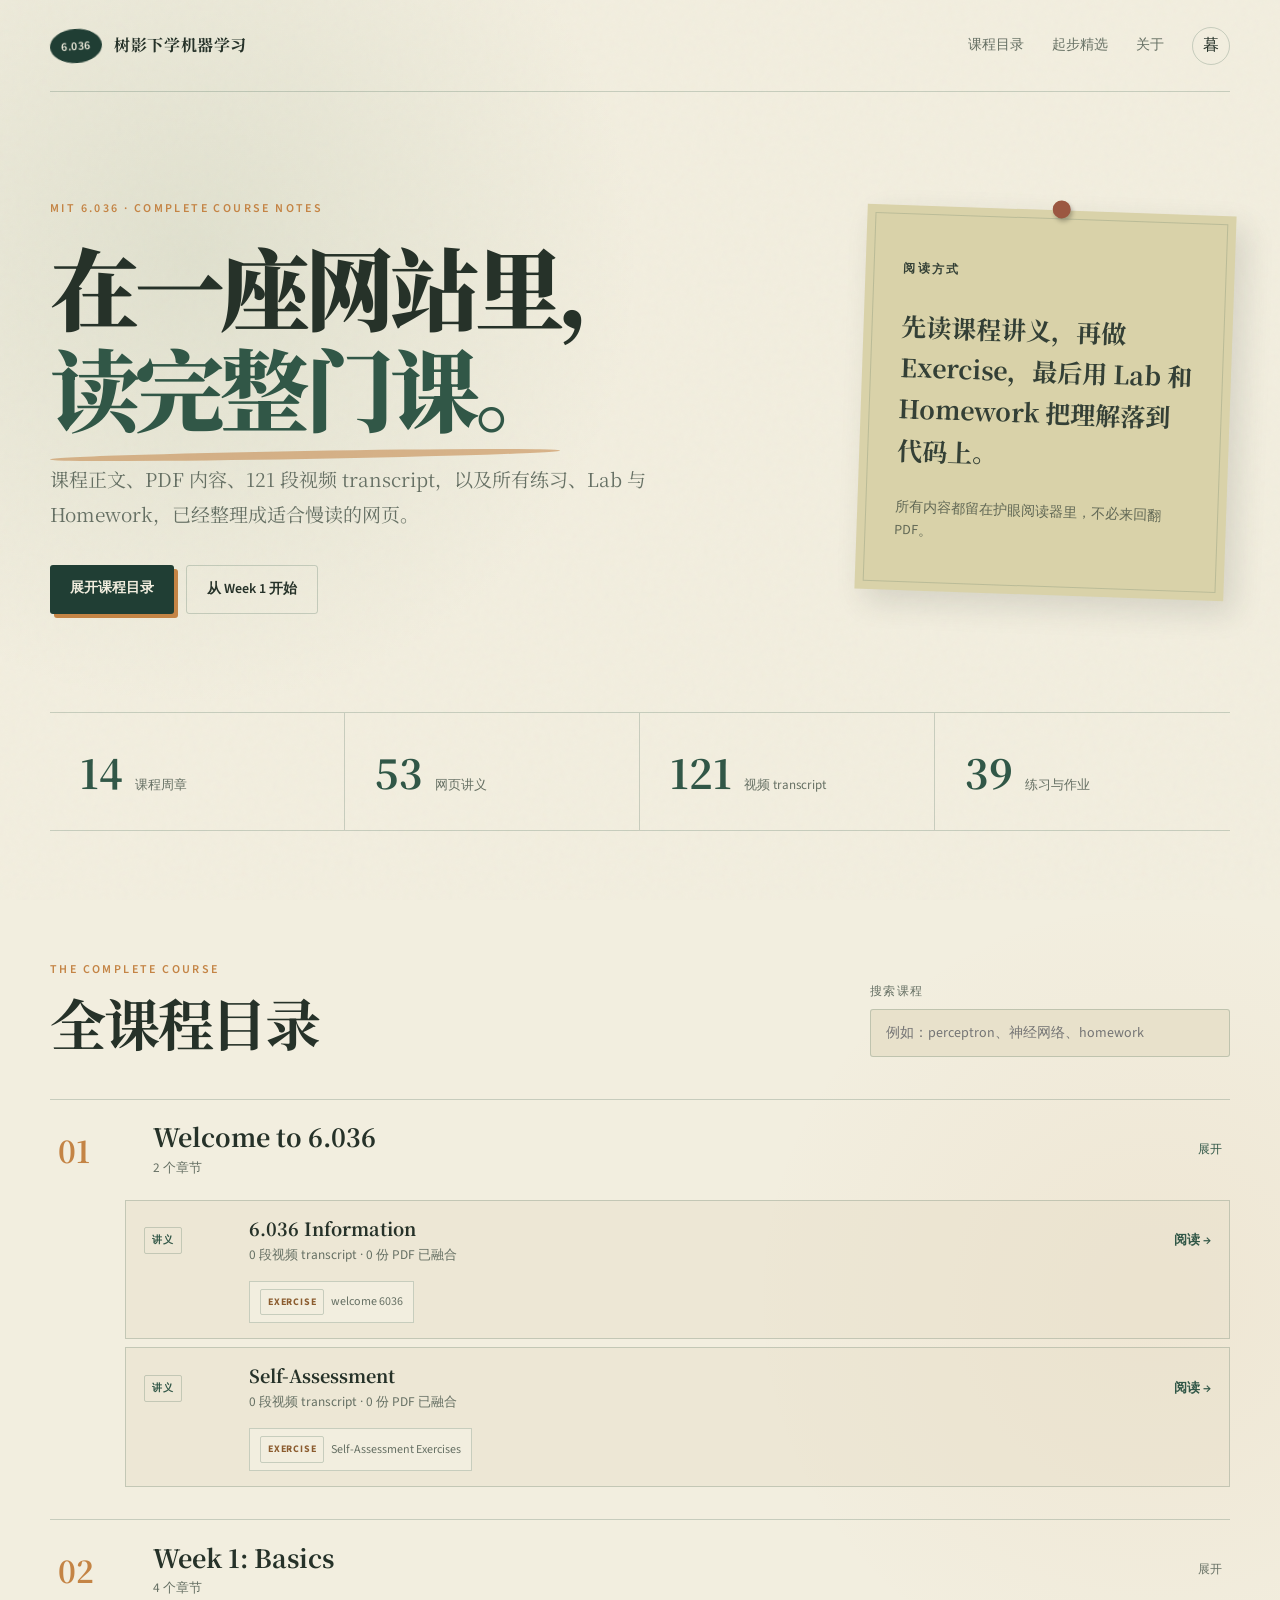
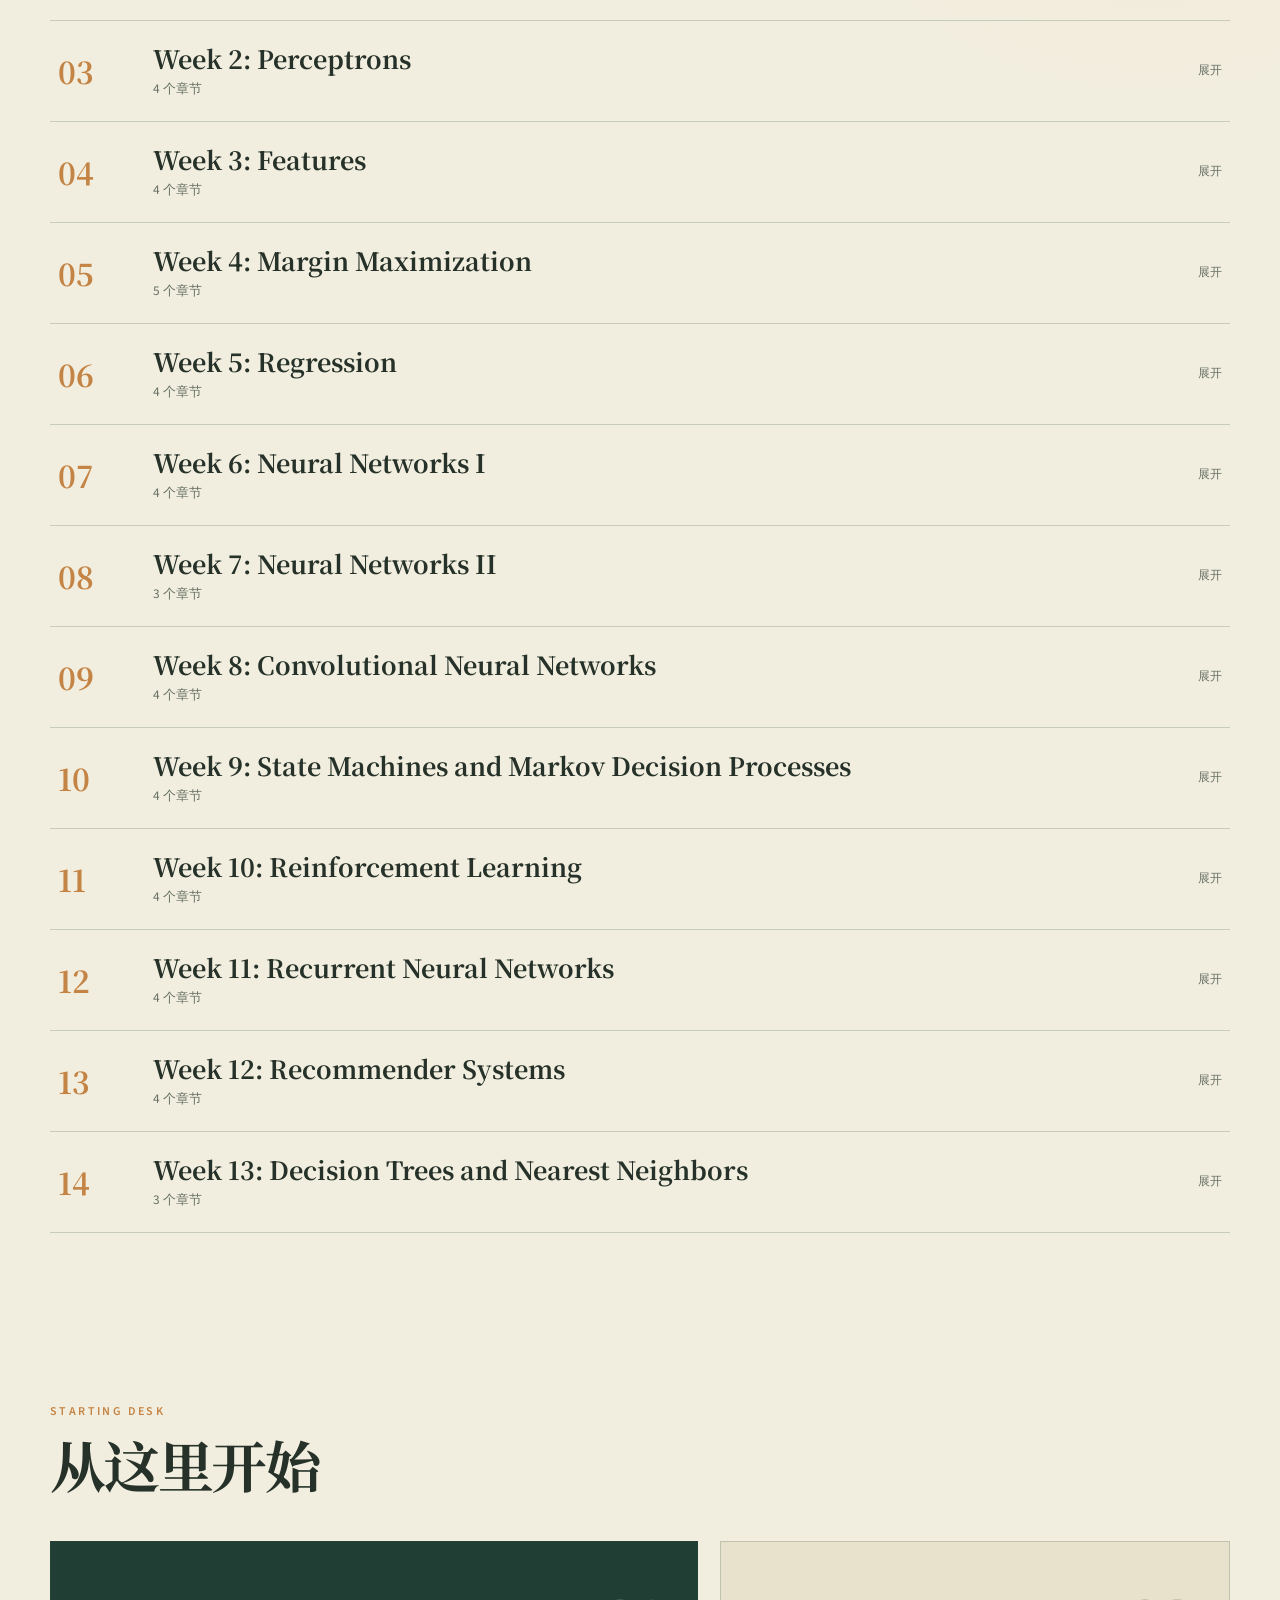
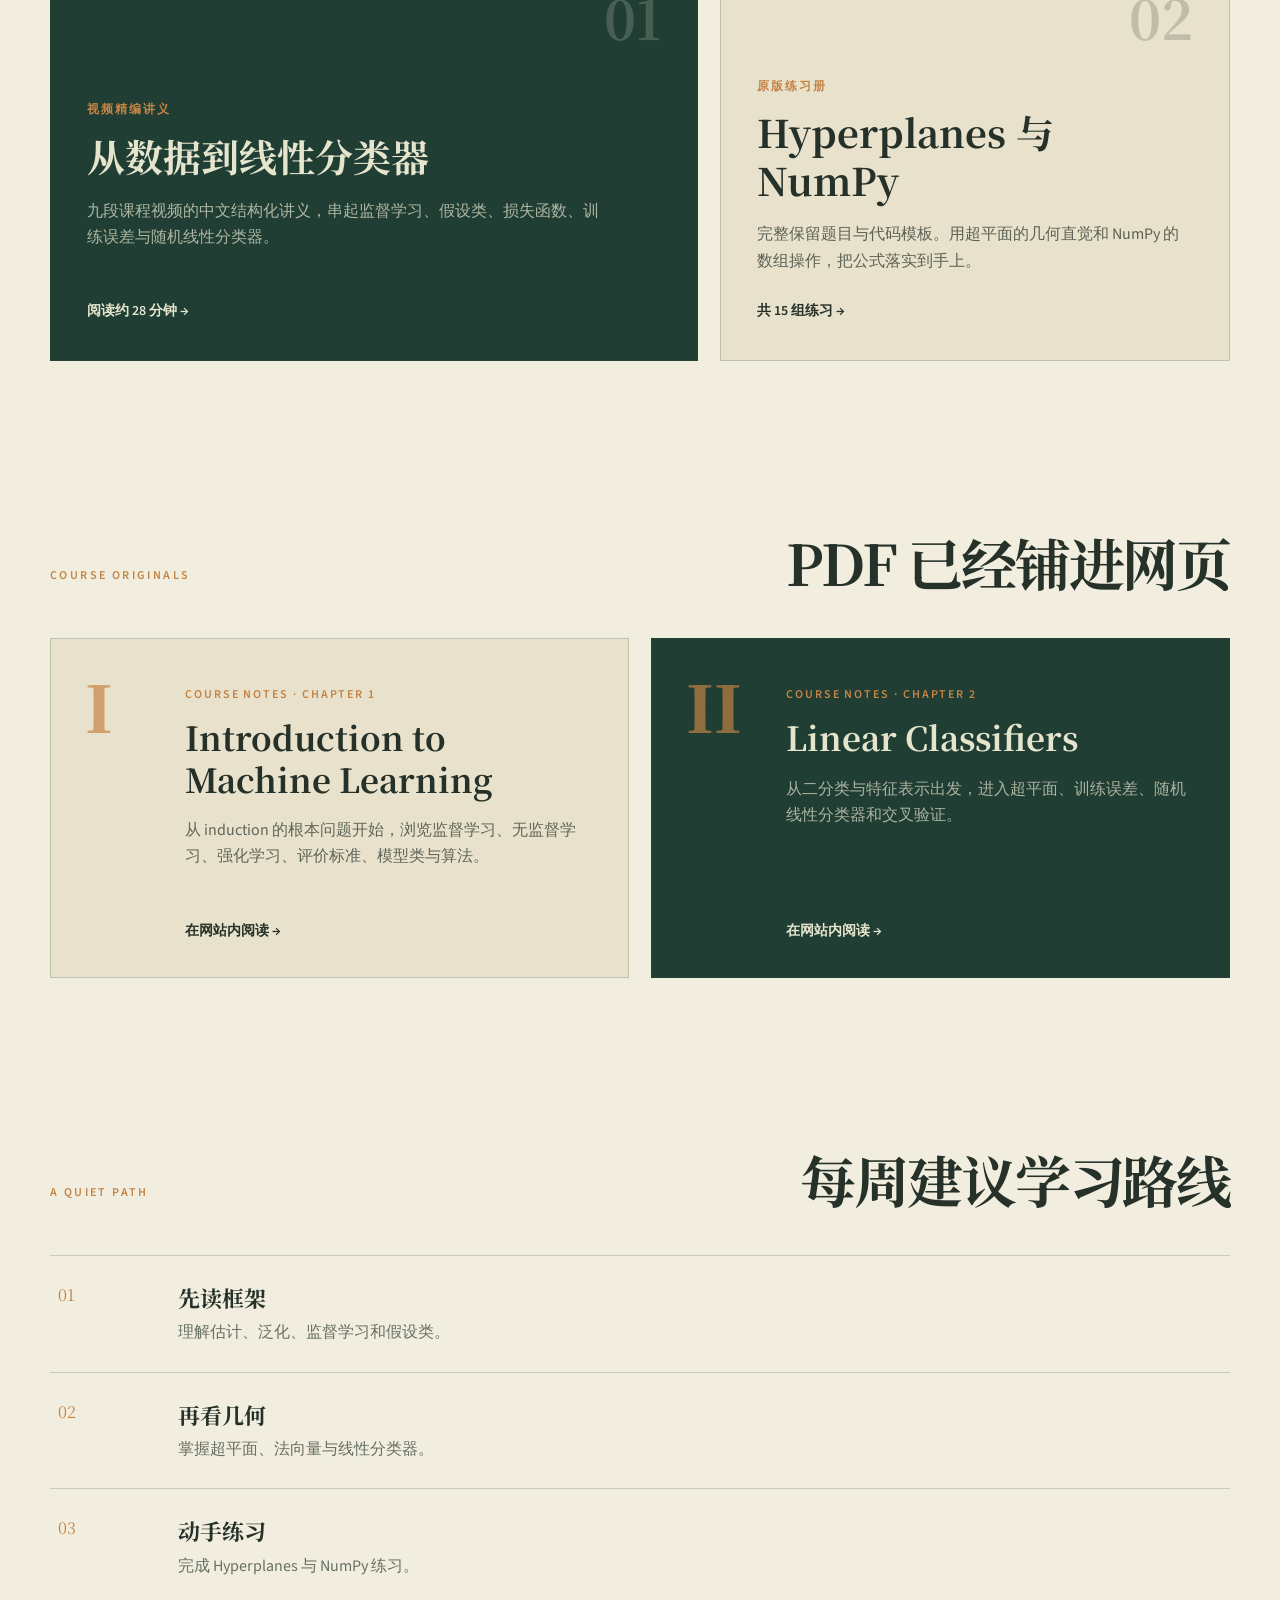
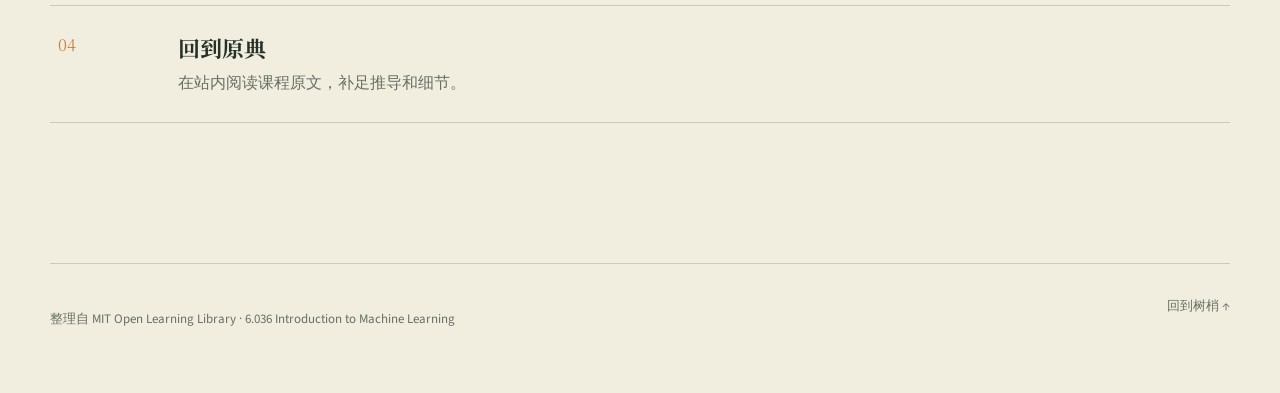
<file: index.html>
<!doctype html>
<html lang="zh-CN">
<head>
  <meta charset="utf-8">
  <meta name="viewport" content="width=device-width, initial-scale=1">
  <title>树影下学机器学习 · MIT 6.036</title>
  <meta http-equiv="refresh" content="0;url=week1-blog/">
  <style>
    body {
      font-family: -apple-system, BlinkMacSystemFont, "Segoe UI", Noto Sans SC, sans-serif;
      background: #0d0d0d;
      color: #b0b0b0;
      display: flex;
      align-items: center;
      justify-content: center;
      height: 100vh;
      margin: 0;
      text-align: center;
    }
    a { color: #b0b0b0; }
  </style>
</head>
<body>
  <div>
    <p><a href="week1-blog/">正在跳转到课程网站…</a></p>
  </div>
</body>
</html>
</file>
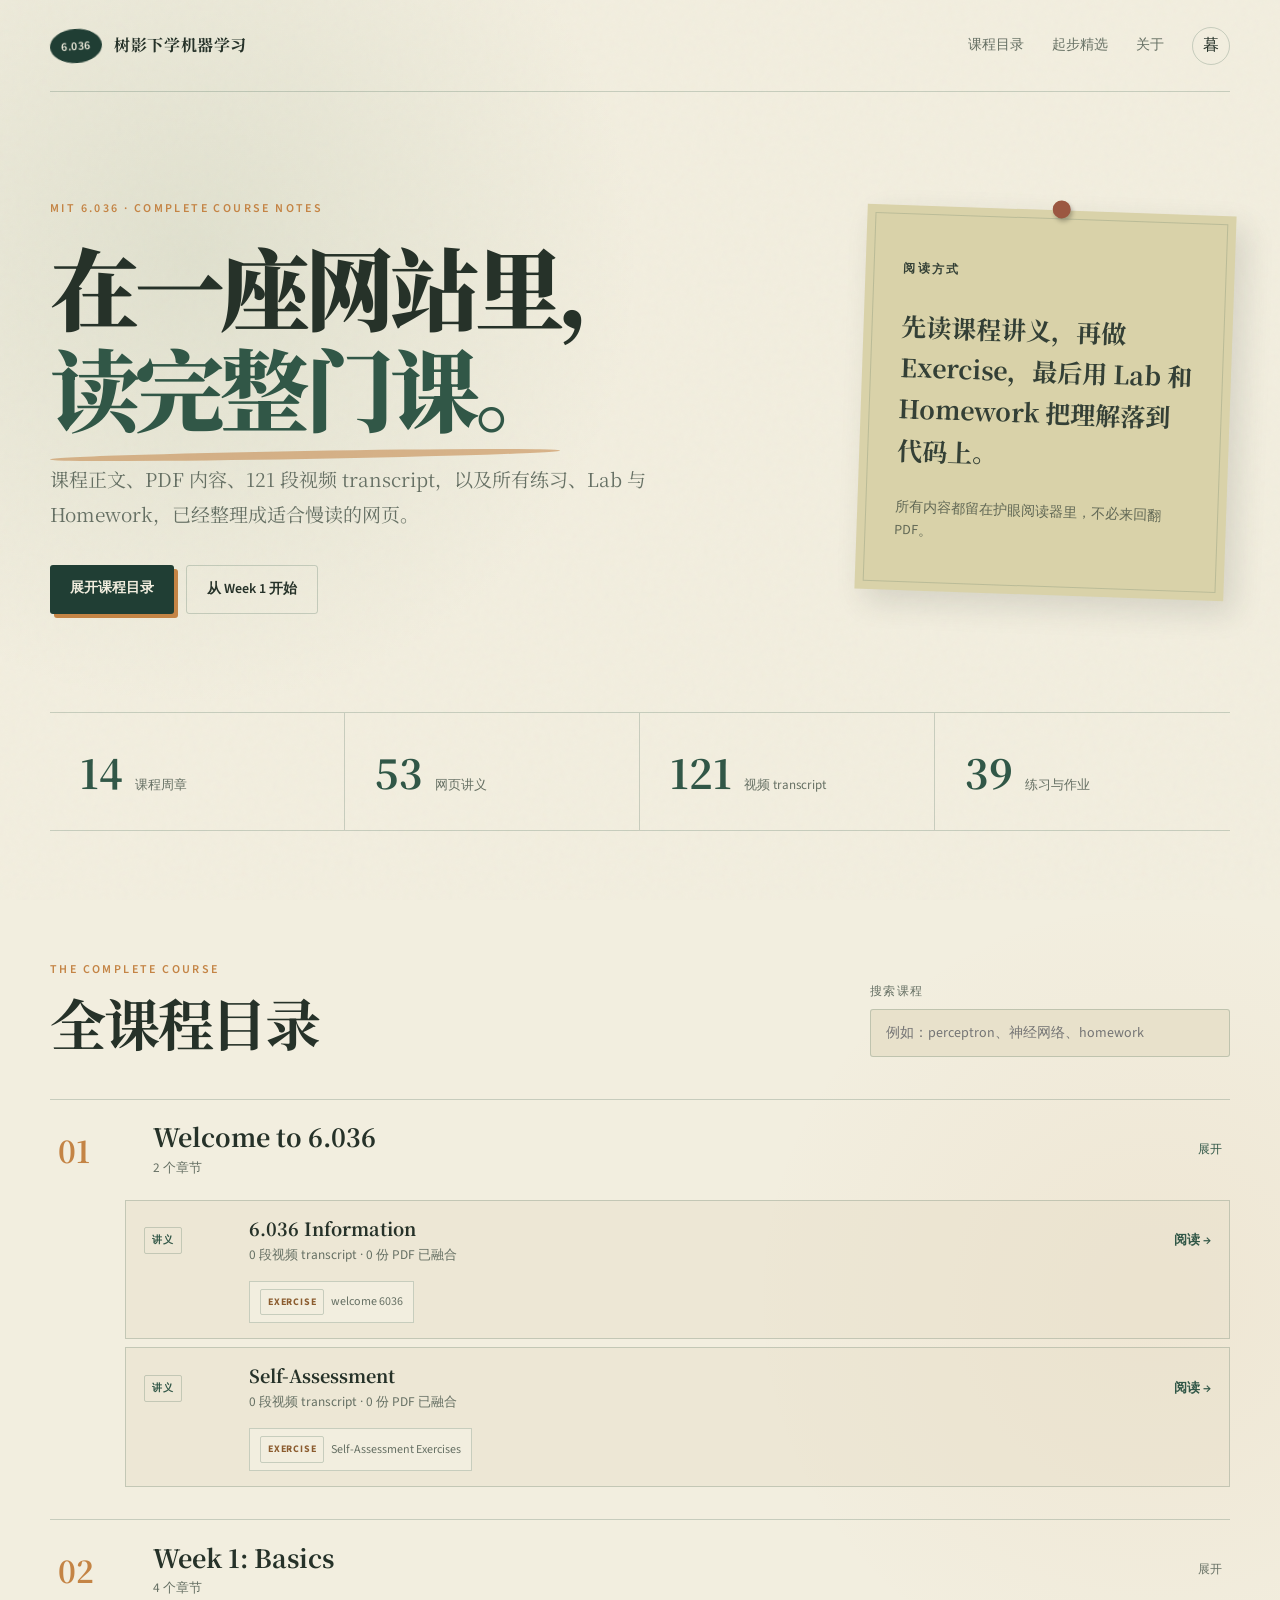
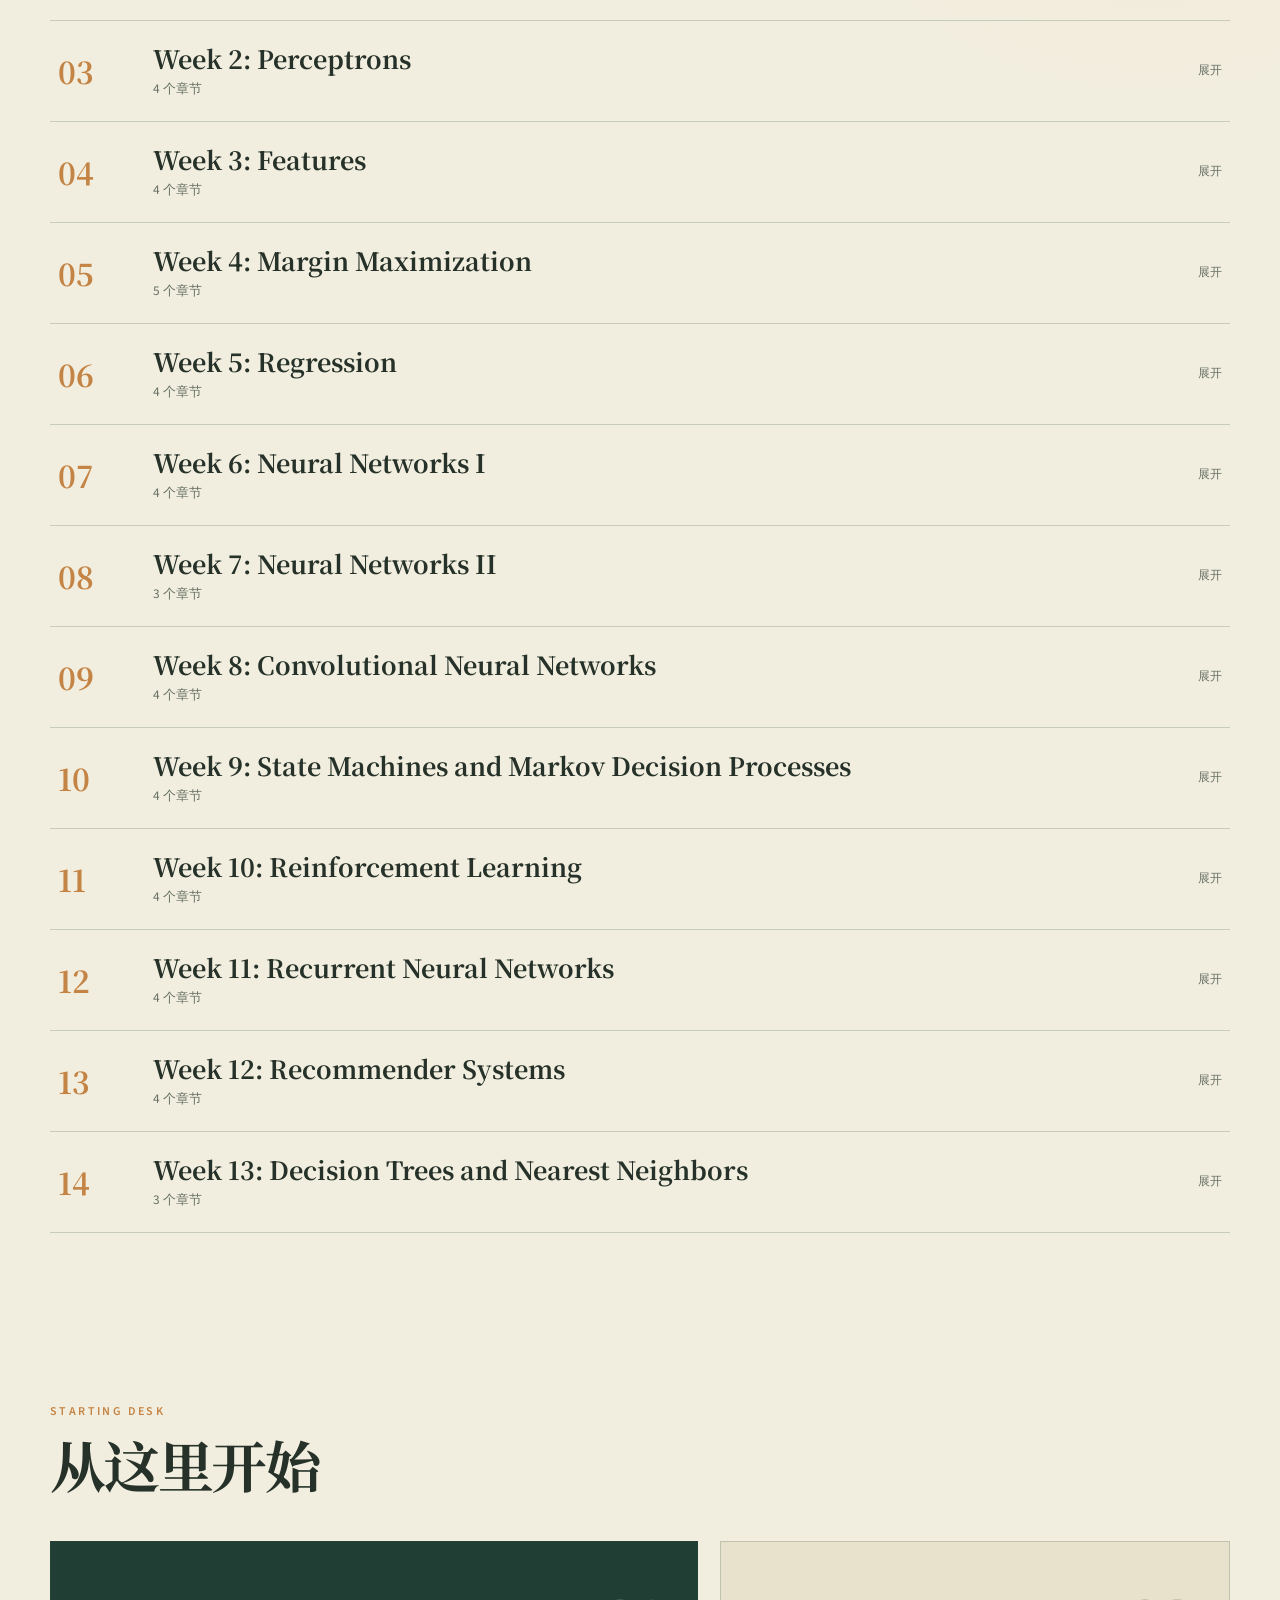
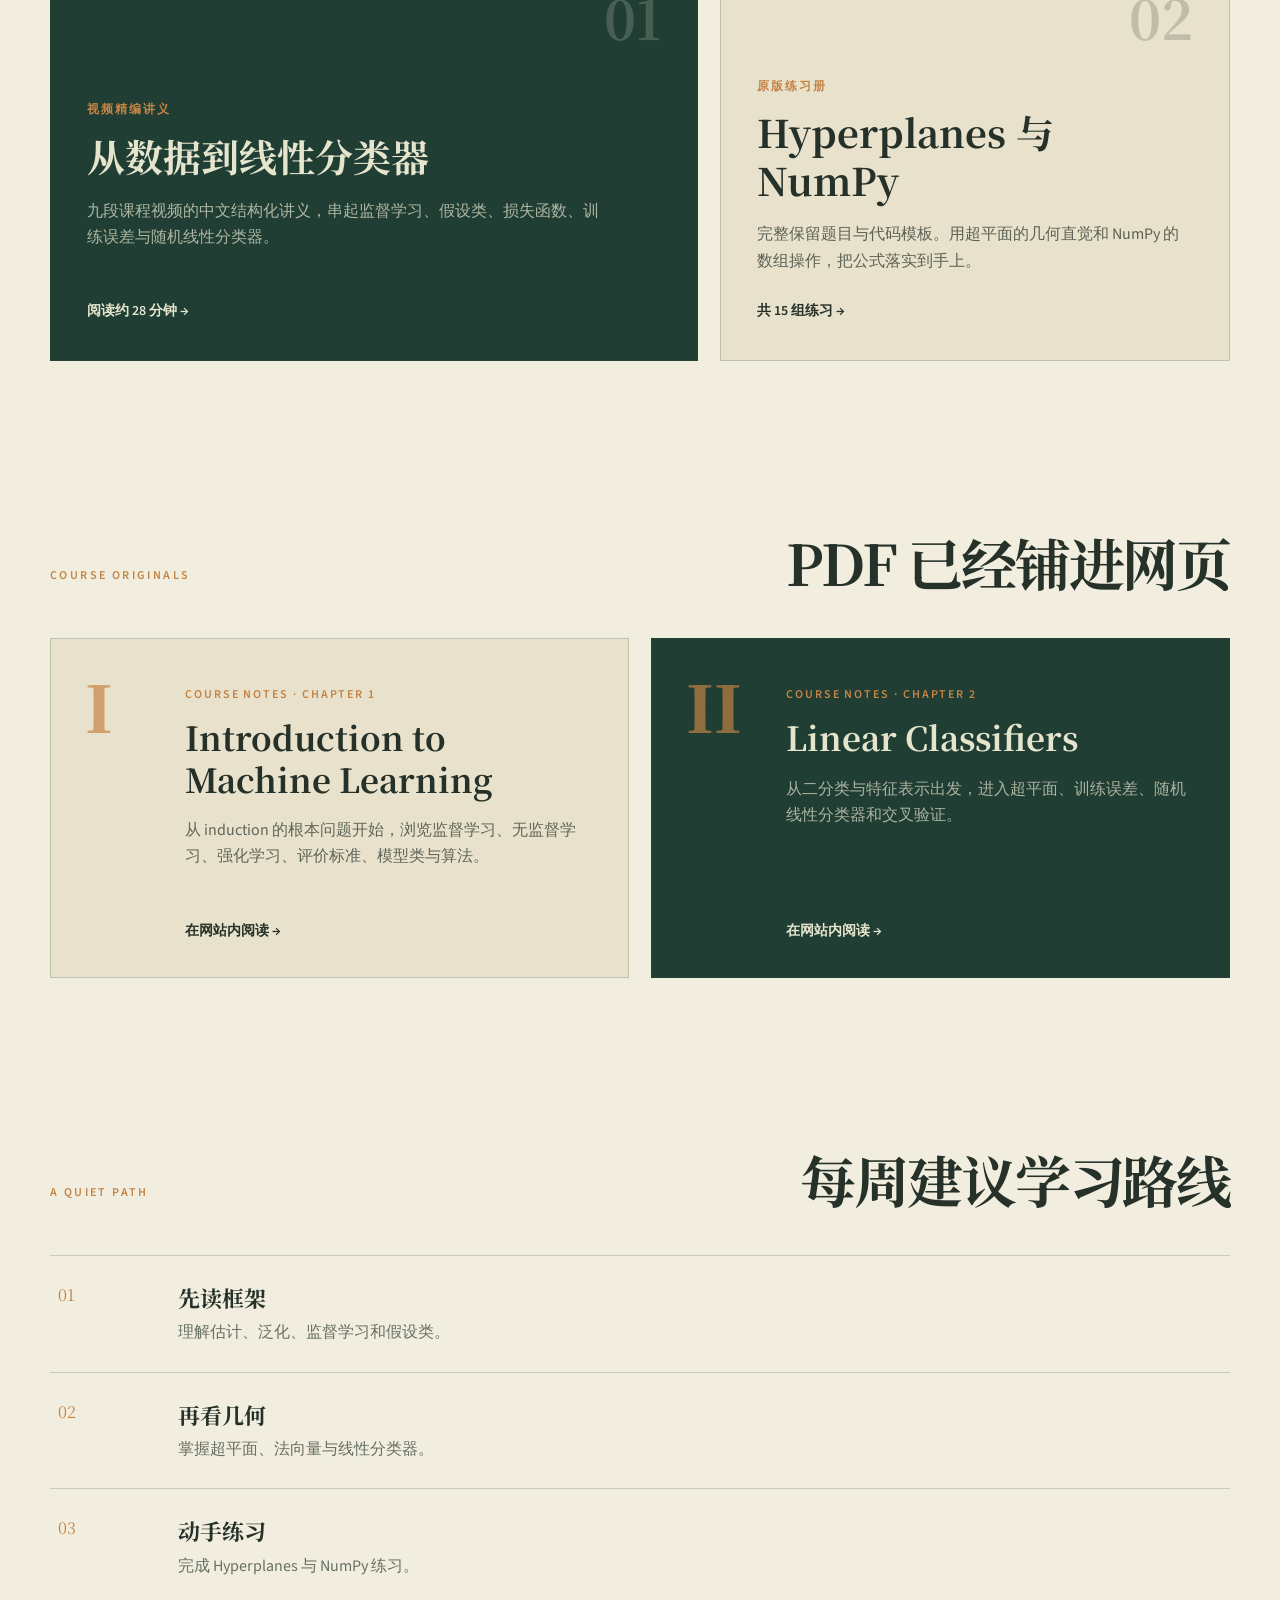
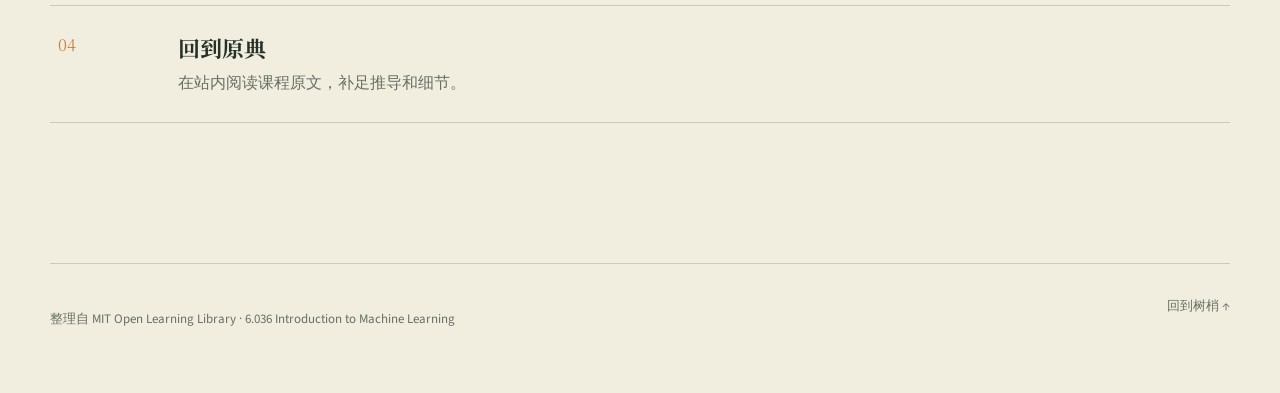
<file: week1-blog/index.html>
<!doctype html>
<html lang="zh-CN">
<head>
  <meta charset="utf-8">
  <meta name="viewport" content="width=device-width, initial-scale=1">
  <meta name="description" content="MIT 6.036 全课程网页讲义：课程正文、视频 transcript、练习、Lab 与 Homework。">
  <title>树影下学机器学习 · MIT 6.036 全课程</title>
  <link rel="stylesheet" href="styles.css">
</head>
<body>
  <div class="grain" aria-hidden="true"></div>
  <header class="site-header">
    <a class="brand" href="index.html">
      <span class="brand-mark">6.036</span>
      <span>树影下学机器学习</span>
    </a>
    <nav aria-label="主导航">
      <a href="#catalog">课程目录</a>
      <a href="#articles">起步精选</a>
      <a href="#about">关于</a>
    </nav>
    <button class="theme-toggle" type="button" aria-label="切换深色护眼模式">暮</button>
  </header>

  <main>
    <section class="hero">
      <div class="hero-copy">
        <p class="eyebrow">MIT 6.036 · COMPLETE COURSE NOTES</p>
        <h1>在一座网站里，<br><em>读完整门课。</em></h1>
        <p class="intro">课程正文、PDF 内容、121 段视频 transcript，以及所有练习、Lab 与 Homework，已经整理成适合慢读的网页。</p>
        <div class="hero-actions">
          <a class="button primary" href="#catalog">展开课程目录</a>
          <a class="button quiet" href="reader.html?article=week1-intro-ml">从 Week 1 开始</a>
        </div>
      </div>
      <aside class="hero-note">
        <span class="pin"></span>
        <p class="note-label">阅读方式</p>
        <blockquote>先读课程讲义，再做 Exercise，最后用 Lab 和 Homework 把理解落到代码上。</blockquote>
        <p class="note-answer">所有内容都留在护眼阅读器里，不必来回翻 PDF。</p>
      </aside>
    </section>

    <section class="stats" aria-label="课程内容统计">
      <div><strong id="stat-chapters">14</strong><span>课程周章</span></div>
      <div><strong id="stat-sections">53</strong><span>网页讲义</span></div>
      <div><strong id="stat-videos">121</strong><span>视频 transcript</span></div>
      <div><strong id="stat-activities">39</strong><span>练习与作业</span></div>
    </section>

    <section class="section catalog-section" id="catalog">
      <div class="section-heading">
        <div>
          <p class="eyebrow">THE COMPLETE COURSE</p>
          <h2>全课程目录</h2>
        </div>
        <label class="course-search">
          <span>搜索课程</span>
          <input id="course-search" type="search" placeholder="例如：perceptron、神经网络、homework">
        </label>
      </div>
      <div id="course-catalog" class="course-catalog" aria-live="polite">
        <p class="catalog-loading">正在展开课程目录…</p>
      </div>
    </section>

    <section class="section articles" id="articles">
      <div class="section-heading">
        <div>
          <p class="eyebrow">STARTING DESK</p>
          <h2>从这里开始</h2>
        </div>
      </div>
      <div class="article-grid">
        <a class="feature-card lecture-card" href="reader.html?article=lecture">
          <span class="card-index">01</span>
          <div>
            <p class="tag">视频精编讲义</p>
            <h3>从数据到线性分类器</h3>
            <p>九段课程视频的中文结构化讲义，串起监督学习、假设类、损失函数、训练误差与随机线性分类器。</p>
          </div>
          <span class="read-link">阅读约 28 分钟 →</span>
        </a>
        <a class="feature-card exercise-card" href="reader.html?article=exercises">
          <span class="card-index">02</span>
          <div>
            <p class="tag">原版练习册</p>
            <h3>Hyperplanes 与 NumPy</h3>
            <p>完整保留题目与代码模板。用超平面的几何直觉和 NumPy 的数组操作，把公式落实到手上。</p>
          </div>
          <span class="read-link">共 15 组练习 →</span>
        </a>
      </div>
    </section>

    <section class="section originals" id="about">
      <div class="section-heading">
        <p class="eyebrow">COURSE ORIGINALS</p>
        <h2>PDF 已经铺进网页</h2>
      </div>
      <div class="original-grid">
        <a class="original-card" href="reader.html?article=introduction">
          <span class="original-number">I</span>
          <div>
            <p class="tag">COURSE NOTES · CHAPTER 1</p>
            <h3>Introduction to Machine Learning</h3>
            <p>从 induction 的根本问题开始，浏览监督学习、无监督学习、强化学习、评价标准、模型类与算法。</p>
          </div>
          <span class="read-link">在网站内阅读 →</span>
        </a>
        <a class="original-card original-card-dark" href="reader.html?article=linear">
          <span class="original-number">II</span>
          <div>
            <p class="tag">COURSE NOTES · CHAPTER 2</p>
            <h3>Linear Classifiers</h3>
            <p>从二分类与特征表示出发，进入超平面、训练误差、随机线性分类器和交叉验证。</p>
          </div>
          <span class="read-link">在网站内阅读 →</span>
        </a>
      </div>
    </section>

    <section class="section path-section">
      <div class="section-heading">
        <p class="eyebrow">A QUIET PATH</p>
        <h2>每周建议学习路线</h2>
      </div>
      <ol class="learning-path">
        <li><span>01</span><div><strong>先读框架</strong><p>理解估计、泛化、监督学习和假设类。</p></div></li>
        <li><span>02</span><div><strong>再看几何</strong><p>掌握超平面、法向量与线性分类器。</p></div></li>
        <li><span>03</span><div><strong>动手练习</strong><p>完成 Hyperplanes 与 NumPy 练习。</p></div></li>
        <li><span>04</span><div><strong>回到原典</strong><p>在站内阅读课程原文，补足推导和细节。</p></div></li>
      </ol>
    </section>
  </main>

  <footer>
    <p>整理自 MIT Open Learning Library · 6.036 Introduction to Machine Learning</p>
    <a href="#top">回到树梢 ↑</a>
  </footer>
  <script src="app.js"></script>
</body>
</html>
</file>
<file: week1-blog/styles.css>
@import url('https://fonts.googleapis.com/css2?family=Noto+Serif+SC:wght@400;600;700;900&family=Source+Sans+3:wght@400;500;600&display=swap');

:root {
  --paper: #f2eedf;
  --paper-deep: #e8e1cb;
  --ink: #263229;
  --muted: #667064;
  --moss: #315747;
  --moss-deep: #203e34;
  --fern: #78916f;
  --amber: #c48445;
  --line: rgba(49, 87, 71, .22);
  --shadow: rgba(42, 53, 43, .14);
  --serif: "Noto Serif SC", "Songti SC", serif;
  --sans: "Source Sans 3", "PingFang SC", sans-serif;
  --reading-size: 24px;
}

body.night {
  --paper: #18221d;
  --paper-deep: #202d26;
  --ink: #d9ddc9;
  --muted: #a2ac9b;
  --moss: #9db99b;
  --moss-deep: #c4d5b8;
  --fern: #819c80;
  --amber: #daa364;
  --line: rgba(202, 218, 192, .18);
  --shadow: rgba(0, 0, 0, .24);
}

* { box-sizing: border-box; }
html { scroll-behavior: smooth; }
body {
  margin: 0;
  color: var(--ink);
  background:
    radial-gradient(circle at 15% 5%, rgba(120, 145, 111, .15), transparent 28rem),
    radial-gradient(circle at 90% 25%, rgba(196, 132, 69, .08), transparent 25rem),
    var(--paper);
  font-family: var(--sans);
  line-height: 1.65;
  transition: color .3s, background-color .3s;
}

.grain {
  position: fixed; inset: 0; z-index: -1; pointer-events: none; opacity: .24;
  background-image: url("data:image/svg+xml,%3Csvg viewBox='0 0 180 180' xmlns='http://www.w3.org/2000/svg'%3E%3Cfilter id='n'%3E%3CfeTurbulence type='fractalNoise' baseFrequency='.8' numOctaves='2' stitchTiles='stitch'/%3E%3C/filter%3E%3Crect width='100%25' height='100%25' filter='url(%23n)' opacity='.11'/%3E%3C/svg%3E");
}

a { color: inherit; text-decoration: none; }
button { color: inherit; font: inherit; }
.site-header {
  width: min(1180px, calc(100% - 40px)); margin: 0 auto; height: 92px;
  display: flex; align-items: center; gap: 28px; border-bottom: 1px solid var(--line);
}
.brand { display: flex; align-items: center; gap: 12px; font-family: var(--serif); font-weight: 700; letter-spacing: .04em; margin-right: auto; }
.brand-mark { display: grid; place-items: center; width: 52px; height: 34px; color: var(--paper); background: var(--moss-deep); border-radius: 50%; font: 600 12px var(--sans); transform: rotate(-4deg); }
.site-header nav { display: flex; gap: 28px; color: var(--muted); font-size: 14px; }
.site-header nav a:hover { color: var(--moss); }
.theme-toggle, .reader-tools button {
  border: 1px solid var(--line); background: transparent; border-radius: 50%; width: 38px; height: 38px; cursor: pointer;
}
.theme-toggle:hover, .reader-tools button:hover { background: var(--paper-deep); }

main { width: min(1180px, calc(100% - 40px)); margin: 0 auto; }
.hero { min-height: 620px; display: grid; grid-template-columns: 1.5fr .8fr; align-items: center; gap: 10%; }
.eyebrow { color: var(--amber); font: 600 12px/1.2 var(--sans); letter-spacing: .2em; text-transform: uppercase; }
.hero h1 { margin: 20px 0 24px; font: 900 clamp(52px, 7vw, 92px)/1.12 var(--serif); letter-spacing: -.055em; }
.hero h1 em { color: var(--moss); font-style: normal; position: relative; }
.hero h1 em::after { content: ""; position: absolute; left: 0; right: 0; bottom: -8px; height: 8px; background: var(--amber); opacity: .55; border-radius: 50%; transform: rotate(-1deg); }
.intro { max-width: 620px; color: var(--muted); font: 400 19px/1.85 var(--serif); }
.hero-actions { display: flex; gap: 12px; margin-top: 34px; }
.button { padding: 12px 20px; border-radius: 3px; font-weight: 600; font-size: 14px; }
.button.primary { color: var(--paper); background: var(--moss-deep); box-shadow: 4px 4px 0 var(--amber); }
.button.quiet { border: 1px solid var(--line); }
.hero-note { position: relative; padding: 42px 38px 34px; background: #d9d2a9; color: #344036; box-shadow: 10px 12px 30px var(--shadow); transform: rotate(2deg); }
.hero-note::after { content: ""; position: absolute; inset: 8px; border: 1px solid rgba(49,87,71,.18); pointer-events: none; }
.pin { position: absolute; top: -10px; left: 50%; width: 18px; height: 18px; background: #9b5741; border-radius: 50%; box-shadow: 2px 3px 4px rgba(0,0,0,.25); }
.note-label { font-size: 12px; letter-spacing: .18em; font-weight: 700; }
.hero-note blockquote { margin: 26px 0; font: 700 25px/1.65 var(--serif); }
.note-answer { font-size: 14px; opacity: .72; }

.stats { display: grid; grid-template-columns: repeat(4, 1fr); border-block: 1px solid var(--line); }
.stats div { padding: 30px; display: flex; align-items: baseline; gap: 12px; border-right: 1px solid var(--line); }
.stats div:last-child { border: 0; }
.stats strong { color: var(--moss); font: 700 40px var(--serif); }
.stats span { color: var(--muted); font-size: 13px; }
.section { padding: 120px 0 40px; }
.section-heading { display: flex; align-items: end; justify-content: space-between; margin-bottom: 42px; }
.section-heading h2 { margin: 8px 0 0; font: 700 clamp(34px, 5vw, 56px)/1.2 var(--serif); letter-spacing: -.04em; }
.course-search { width: min(360px, 100%); color: var(--muted); font-size: 12px; letter-spacing: .12em; text-transform: uppercase; }
.course-search span { display: block; margin-bottom: 7px; }
.course-search input { width: 100%; padding: 13px 15px; color: var(--ink); background: var(--paper-deep); border: 1px solid var(--line); border-radius: 3px; font: 14px var(--sans); outline: none; }
.course-search input:focus { border-color: var(--amber); box-shadow: 0 0 0 3px rgba(196,132,69,.13); }
.course-catalog { border-top: 1px solid var(--line); }
.catalog-loading { padding: 30px 0; color: var(--muted); }
.course-chapter { border-bottom: 1px solid var(--line); }
.course-chapter summary { min-height: 100px; display: grid; grid-template-columns: 75px 1fr auto; align-items: center; gap: 20px; padding: 18px 8px; cursor: pointer; list-style: none; }
.course-chapter summary::-webkit-details-marker { display: none; }
.course-chapter summary:hover { background: color-mix(in srgb, var(--paper-deep) 55%, transparent); }
.course-chapter summary strong { display: block; font: 700 25px/1.3 var(--serif); }
.course-chapter summary small { display: block; margin-top: 4px; color: var(--muted); }
.chapter-number { color: var(--amber); font: 700 30px var(--serif); }
.chapter-arrow { color: var(--muted); font-size: 12px; }
.course-chapter[open] .chapter-arrow { color: var(--moss); }
.chapter-sections { padding: 0 0 24px 75px; }
.course-section { margin-bottom: 8px; border: 1px solid var(--line); background: color-mix(in srgb, var(--paper-deep) 52%, transparent); }
.section-main { min-height: 76px; display: grid; grid-template-columns: 90px 1fr auto; align-items: center; gap: 15px; padding: 15px 18px; }
.section-main:hover { background: var(--paper-deep); }
.section-copy strong { display: block; font: 700 18px/1.4 var(--serif); }
.section-copy small { display: block; margin-top: 3px; color: var(--muted); }
.section-open { color: var(--moss); font-size: 13px; font-weight: 600; }
.type-badge { display: inline-block; width: fit-content; padding: 4px 7px; color: var(--moss); border: 1px solid var(--line); border-radius: 2px; font-size: 10px; font-weight: 700; letter-spacing: .08em; text-transform: uppercase; }
.type-badge.exercise { color: #8b5c2f; }
.type-badge.lab { color: #496c88; }
.type-badge.homework { color: #8a4b49; }
.activity-links { display: flex; flex-wrap: wrap; gap: 8px; padding: 0 18px 15px 123px; }
.activity-links a { display: flex; align-items: center; gap: 7px; padding: 7px 10px; color: var(--muted); background: var(--paper); border: 1px solid var(--line); font-size: 12px; }
.activity-links a:hover { color: var(--moss); border-color: var(--amber); }
.article-grid { display: grid; grid-template-columns: 1.12fr .88fr; gap: 22px; }
.feature-card { min-height: 420px; padding: 36px; display: flex; flex-direction: column; justify-content: space-between; border: 1px solid var(--line); transition: transform .3s, box-shadow .3s; }
.feature-card:hover { transform: translateY(-7px); box-shadow: 0 22px 50px var(--shadow); }
.lecture-card { color: #e5e5cd; background: var(--moss-deep); }
.exercise-card { background: var(--paper-deep); }
.card-index { align-self: end; font: 700 54px var(--serif); opacity: .2; }
.feature-card h3 { max-width: 500px; margin: 12px 0 18px; font: 700 38px/1.25 var(--serif); }
.feature-card p:not(.tag) { max-width: 520px; opacity: .72; }
.tag { color: var(--amber); font-size: 12px; font-weight: 600; letter-spacing: .16em; }
.read-link { font-size: 14px; font-weight: 600; }

.original-grid { display: grid; grid-template-columns: repeat(2, 1fr); gap: 22px; }
.original-card { min-height: 340px; padding: 34px; display: grid; grid-template-columns: 80px 1fr; grid-template-rows: 1fr auto; gap: 12px 20px; background: var(--paper-deep); border: 1px solid var(--line); transition: transform .3s, box-shadow .3s; }
.original-card:hover { transform: translateY(-7px); box-shadow: 0 22px 50px var(--shadow); }
.original-card-dark { color: #e5e5cd; background: var(--moss-deep); }
.original-number { grid-row: 1 / 3; color: var(--amber); font: 900 64px/1 var(--serif); opacity: .68; }
.original-card h3 { max-width: 430px; margin: 12px 0 18px; font: 700 33px/1.25 var(--serif); }
.original-card p:not(.tag) { max-width: 500px; opacity: .7; }
.original-card .read-link { grid-column: 2; }
.learning-path { list-style: none; padding: 0; margin: 0; border-top: 1px solid var(--line); }
.learning-path li { display: grid; grid-template-columns: 100px 1fr; gap: 20px; padding: 26px 8px; border-bottom: 1px solid var(--line); }
.learning-path span { color: var(--amber); font-family: var(--serif); }
.learning-path strong { font: 700 22px var(--serif); }
.learning-path p { margin: 4px 0 0; color: var(--muted); }
footer { width: min(1180px, calc(100% - 40px)); margin: 100px auto 0; padding: 32px 0 50px; display: flex; justify-content: space-between; color: var(--muted); border-top: 1px solid var(--line); font-size: 13px; }

.reading-progress { position: fixed; z-index: 20; top: 0; left: 0; right: 0; height: 3px; }
.reading-progress span { display: block; width: 0; height: 100%; background: var(--amber); }
.reader-header { position: sticky; z-index: 10; top: 0; width: 100%; padding-inline: max(20px, calc((100% - 1180px)/2)); background: color-mix(in srgb, var(--paper) 92%, transparent); backdrop-filter: blur(15px); }
.reader-tools { display: flex; gap: 8px; }
.reader-tools button { border-radius: 4px; width: auto; padding: 0 11px; }
.reader-layout { width: min(1180px, calc(100% - 40px)); display: grid; grid-template-columns: 220px minmax(0, 760px); gap: 70px; justify-content: center; padding-top: 70px; }
.toc-panel { position: sticky; top: 130px; align-self: start; max-height: calc(100vh - 160px); overflow: auto; padding-right: 15px; }
.back-link { display: inline-block; margin-bottom: 44px; color: var(--moss); font-weight: 600; }
#toc { display: flex; flex-direction: column; gap: 10px; font-size: 13px; color: var(--muted); }
#toc a { border-left: 1px solid var(--line); padding-left: 12px; }
#toc a:hover { color: var(--moss); border-color: var(--amber); }
.article-header { margin-bottom: 60px; padding-bottom: 45px; border-bottom: 1px solid var(--line); }
.article-header h1 { margin: 15px 0 18px; font: 900 clamp(42px, 6vw, 66px)/1.2 var(--serif); letter-spacing: -.045em; }
.article-header p:last-child { color: var(--muted); font: 400 22px/1.8 var(--serif); }
.article-content { font: 400 var(--reading-size)/2 var(--serif); }
.prose, .article-content { min-width: 0; }
.article-content p, .article-content li, .article-content a { overflow-wrap: anywhere; }
.article-content mjx-container { max-width: 100%; overflow-x: auto; overflow-y: hidden; }
.article-content h1 { display: none; }
.article-content h2 { margin: 90px 0 24px; color: var(--moss-deep); font: 800 38px/1.35 var(--serif); letter-spacing: -.03em; }
.article-content h2::before { content: "§"; margin-right: 12px; color: var(--amber); font-weight: 400; }
.article-content.activity-view h2::before { content: none; }
.article-content h3 { margin: 46px 0 15px; font: 700 23px/1.4 var(--serif); }
.article-content p { margin: 0 0 1.35em; }
.article-content li { margin-bottom: .55em; }
.article-content blockquote { margin: 36px 0; padding: 20px 28px; color: var(--moss); background: var(--paper-deep); border-left: 3px solid var(--amber); }
.article-content blockquote.study-question {
  position: relative;
  margin: 40px 0;
  padding: 22px 28px 22px 56px;
  background: color-mix(in srgb, var(--paper-deep) 75%, transparent);
  border-left: 4px solid var(--amber);
  border-radius: 0 4px 4px 0;
}
.article-content blockquote.study-question::before {
  content: "?";
  position: absolute;
  left: 16px;
  top: 18px;
  font: 700 20px var(--sans);
  color: var(--amber);
  width: 26px;
  height: 26px;
  display: grid;
  place-items: center;
  border: 2px solid var(--amber);
  border-radius: 50%;
}
.article-content blockquote:not(.study-question) {
  margin: 28px 0 28px 20px;
  padding: 12px 22px;
  font-size: calc(var(--reading-size) - 2px);
  font-style: italic;
  color: var(--muted);
  background: color-mix(in srgb, var(--paper-deep) 55%, transparent);
  border-left: 2px solid var(--line);
}
.article-content .example-block {
  margin: 36px 0 24px;
  padding: 20px 24px;
  background: color-mix(in srgb, var(--paper-deep) 65%, transparent);
  border: 1px solid var(--line);
  border-radius: 4px;
}
.article-content .example-block p { margin: 0; }

/* ── Highlighter ── */
.article-content .hl {
  background: #f7e07e;
  color: #1f2d26;
  padding: 0 2px;
  border-radius: 2px;
  box-decoration-break: clone;
  -webkit-box-decoration-break: clone;
}
body.night .article-content .hl {
  background: #5c4e1e;
  color: #e8e1cb;
}
#highlight-toggle.active {
  background: var(--amber);
  color: #fff;
  border-radius: 4px;
}
body.highlight-mode .article-content p,
body.highlight-mode .article-content li,
body.highlight-mode .article-content blockquote,
body.highlight-mode .article-content .example-block {
  cursor: pointer;
}
.article-content pre.algorithm-box {
  position: relative;
  margin: 44px 0;
  padding: 32px 22px 22px;
  background: #1f2d26;
  border: 1px solid rgba(202,218,192,.12);
  border-radius: 4px;
  box-shadow: 5px 6px 0 rgba(196,132,69,.2);
  font-size: calc(var(--reading-size) - 4px);
}
.article-content pre.algorithm-box::before {
  content: "Algorithm";
  position: absolute;
  top: -1px;
  left: -1px;
  padding: 3px 12px;
  font: 600 11px var(--sans);
  letter-spacing: .1em;
  text-transform: uppercase;
  color: var(--paper);
  background: var(--amber);
  border-radius: 4px 0 4px 0;
}
.article-content pre.algorithm-box code { font-size: .92em; }
.article-content code { padding: .12em .35em; font: .88em ui-monospace, SFMono-Regular, monospace; background: var(--paper-deep); border-radius: 3px; }
.article-content pre { overflow: auto; padding: 22px; color: #dce2cf; background: #26362e; border-radius: 4px; box-shadow: 5px 6px 0 rgba(196,132,69,.22); }
.article-content pre code { padding: 0; color: inherit; background: none; }
.article-content table { width: 100%; margin: 28px 0; border-collapse: collapse; font-size: .88em; }
.article-content th, .article-content td { padding: 12px; border-bottom: 1px solid var(--line); text-align: left; }
.article-content th { color: var(--moss); }
.article-content hr { margin: 70px 0; border: 0; border-top: 1px solid var(--line); }

/* Highlight mode */
#highlight-toggle.active { background: var(--amber); color: var(--paper); border-color: var(--amber); }
mark.hl, .article-content .hl { background: #f9e66b; color: #1a1a1a; border-radius: 2px; padding: 0 2px; }
body.highlight-mode .prose { user-select: text; -webkit-user-select: text; }
body.night mark.hl, body.night .article-content .hl { background: #6b5a1a; color: #e8e0c0; }
.loading-error { padding: 30px; color: #7a4538; background: #e6cfb2; font-family: var(--sans); }

@media (max-width: 820px) {
  .site-header nav { display: none; }
  .hero { min-height: auto; padding: 80px 0; grid-template-columns: 1fr; gap: 70px; }
  .hero h1 { font-size: 52px; }
  .stats { grid-template-columns: repeat(2, 1fr); }
  .stats div:nth-child(2) { border-right: 0; }
  .article-grid { grid-template-columns: 1fr; }
  .original-grid { grid-template-columns: 1fr; }
  .section-heading { display: block; }
  .course-search { margin-top: 24px; }
  .course-chapter summary { grid-template-columns: 48px 1fr; }
  .chapter-arrow { display: none; }
  .chapter-sections { padding-left: 0; }
  .section-main { grid-template-columns: 1fr; gap: 8px; }
  .section-open { display: none; }
  .activity-links { padding-left: 18px; }
  .original-card { grid-template-columns: 55px 1fr; padding: 26px 20px; }
  .original-number { font-size: 42px; }
  .reader-layout { display: block; padding-top: 45px; }
  .toc-panel { position: static; max-height: none; margin-bottom: 50px; }
  #toc { display: none; }
  .reader-header .brand span:last-child { display: none; }
  footer { display: block; }
}

/* Exercise / activity view: preserve line breaks in raw text */
.article-content.activity-view p {
  white-space: pre-wrap;
  margin: 0;
  line-height: 1.7;
}

/* Exercise answer blanks */
.article-content code.answer-blank {
  display: inline-block;
  min-width: 14em;
  padding: 0.15em 0.6em;
  color: var(--moss);
  background: color-mix(in srgb, var(--paper-deep) 60%, transparent);
  border-bottom: 2px dashed var(--amber);
  border-radius: 0;
  font-family: var(--sans);
  font-weight: 600;
  font-size: .95em;
}

/* Exercise section spacing */
.article-content h3 {
  margin: 46px 0 15px;
  font: 700 23px/1.4 var(--serif);
}
.article-content h3:has(+ blockquote) + blockquote {
  margin-top: 25px;
}

/* Code blocks with lighter background (non-algorithm) */
.article-content pre:not(.algorithm-box) {
  overflow: auto;
  padding: 20px 18px;
  color: inherit;
  background: color-mix(in srgb, var(--paper-deep) 70%, transparent);
  border: 1px solid var(--line);
  border-radius: 4px;
  font-size: calc(var(--reading-size) - 4px);
  line-height: 1.65;
  box-shadow: 3px 4px 0 var(--shadow);
}
.article-content pre code {
  padding: 0;
  color: inherit;
  background: none;
}

/* Exercise interactive elements — MIT Open Learning Library style */
.article-content.activity-view {
  background: transparent;
}
.article-content.activity-view .prose {
  background: transparent;
}
.article-content.activity-view .exercise-options {
  display: flex;
  gap: 8px;
  margin: 8px 0;
}
.article-content.activity-view .ex-option {
  display: inline-flex;
  align-items: center;
  gap: 6px;
  padding: 4px 12px 4px 8px;
  border: 1px solid #ccc;
  border-radius: 4px;
  cursor: pointer;
  font: 400 14px/1.5 var(--sans);
  background: #fafafa;
  transition: background .15s, border-color .15s;
}
.article-content.activity-view .ex-option:hover {
  background: #e8f0fe;
  border-color: #1967d2;
}
.article-content.activity-view .ex-option input[type="radio"] {
  accent-color: #1967d2;
  width: 14px;
  height: 14px;
  margin: 0;
}
.article-content.activity-view .exercise-input {
  margin: 8px 0;
}
.article-content.activity-view .ex-text-input {
  width: 100%;
  max-width: 360px;
  padding: 8px 10px;
  border: 1px solid #ccc;
  border-radius: 4px;
  background: #fff;
  color: #333;
  font: 400 14px/1.5 var(--sans);
  transition: border-color .15s;
}
.article-content.activity-view .ex-text-input:focus {
  outline: none;
  border-color: #1967d2;
  box-shadow: 0 0 0 2px rgba(25,103,210,.15);
}
.article-content.activity-view .ex-buttons {
  display: flex;
  gap: 8px;
  margin: 8px 0 4px;
}
.article-content.activity-view .ex-btn-submit {
  display: inline-block;
  padding: 6px 18px;
  background: #1967d2;
  color: #fff;
  border: none;
  border-radius: 4px;
  font: 600 13px/1.5 var(--sans);
  cursor: pointer;
  transition: background .15s;
}
.article-content.activity-view .ex-btn-submit:hover {
  background: #1557b0;
}
.article-content.activity-view .ex-btn-view {
  display: inline-block;
  padding: 6px 18px;
  background: transparent;
  color: #1967d2;
  border: 1px solid #dadce0;
  border-radius: 4px;
  font: 600 13px/1.5 var(--sans);
  cursor: pointer;
  transition: background .15s;
}
.article-content.activity-view .ex-btn-view:hover {
  background: #f1f3f4;
}
.article-content.activity-view .ex-submissions {
  font: 400 12px/1.5 var(--sans);
  color: #666;
  font-style: italic;
  margin: 2px 0 12px;
}
.article-content.activity-view .ex-points {
  margin: 0 0 18px;
  font: 400 13px/1.5 var(--sans);
  color: #666;
}
.article-content.activity-view .ex-hyperlinks {
  margin: 4px 0 12px;
}
.article-content.activity-view .ex-hyperlinks a {
  color: #1967d2;
  text-decoration: underline;
  font: 400 14px/1.5 var(--sans);
}
.article-content.activity-view .ex-hyperlinks a:hover {
  color: #1557b0;
}
</file>
